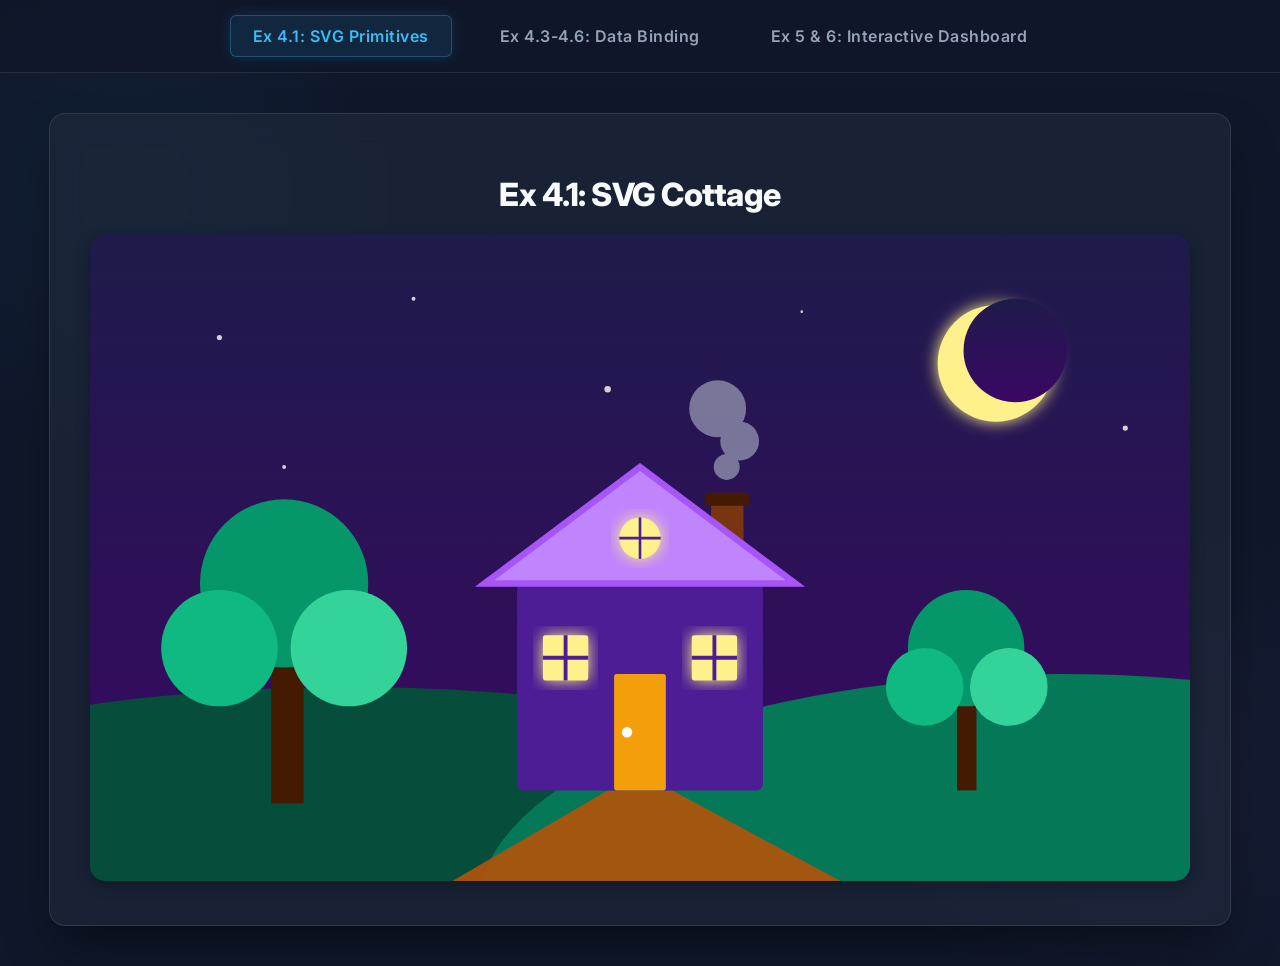
<file: index.html>
<!DOCTYPE html>
<html lang="en">
<head>
    <meta charset="UTF-8">
    <meta name="viewport" content="width=device-width, initial-scale=1.0">
    <title>Demonstration 2 - Interactive Dashboard</title>
    <link rel="stylesheet" href="css/style.css">
    <script src="https://d3js.org/d3.v7.min.js"></script>
</head>
<body>
    <nav class="navbar">
        <a href="index.html"class="active">Ex 4.1: SVG Primitives</a>
        <a href="barchart.html">Ex 4.3-4.6: Data Binding</a>
        <a href="interactive.html">Ex 5 & 6: Interactive Dashboard</a>
    </nav>

    <div class="container fade-in">
        <h1>Ex 4.1: SVG Cottage</h1>
        
        <div class="svg-container" style="text-align: center; margin-top: 20px;">
            <svg viewBox="0 0 850 500" width="100%" height="100%" style="border-radius: 15px; background: #0f172a; box-shadow: 0 4px 15px rgba(0,0,0,0.3);">
                <defs>
                    <filter id="glow" x="-20%" y="-20%" width="140%" height="140%">
                        <feGaussianBlur stdDeviation="6" result="blur" />
                        <feComposite in="SourceGraphic" in2="blur" operator="over" />
                    </filter>
                    <linearGradient id="sky" x1="0" y1="0" x2="0" y2="1">
                        <stop offset="0%" stop-color="#1e1b4b" />
                        <stop offset="100%" stop-color="#3b0764" />
                    </linearGradient>
                </defs>

                <!-- Sky Background -->
                <rect width="100%" height="100%" fill="url(#sky)" />

                <!-- Moon -->
                <circle cx="700" cy="100" r="45" fill="#fef08a" filter="url(#glow)" />
                <circle cx="715" cy="90" r="40" fill="url(#sky)" /> 

                <!-- Stars Group -->
                <g fill="#ffffff" opacity="0.8">
                    <circle cx="100" cy="80" r="2" />
                    <circle cx="250" cy="50" r="1.5" />
                    <circle cx="400" cy="120" r="2.5" />
                    <circle cx="550" cy="60" r="1" />
                    <circle cx="800" cy="150" r="2" />
                    <circle cx="150" cy="180" r="1.5" />
                </g>

                <!-- Hills -->
                <ellipse cx="200" cy="550" rx="550" ry="200" fill="#064e3b" />
                <ellipse cx="750" cy="520" rx="450" ry="180" fill="#047857" />

                <!-- Left Tree -->
                <g transform="translate(100, 220)">
                    <rect x="40" y="100" width="25" height="120" fill="#451a03" />
                    <circle cx="50" cy="50" r="65" fill="#059669" />
                    <circle cx="0" cy="100" r="45" fill="#10b981" />
                    <circle cx="100" cy="100" r="45" fill="#34d399" />
                </g>

                <!-- Right Tree -->
                <g transform="translate(650, 280)">
                    <rect x="20" y="80" width="15" height="70" fill="#451a03" />
                    <circle cx="27" cy="40" r="45" fill="#059669" />
                    <circle cx="-5" cy="70" r="30" fill="#10b981" />
                    <circle cx="60" cy="70" r="30" fill="#34d399" />
                </g>

                <!-- Dirt Path -->
                <polygon points="400,430 450,430 580,500 280,500" fill="#b45309" opacity="0.9" />

                <!-- Main House Group -->
                <g transform="translate(300, 190)">
                    <!-- Chimney -->
                    <rect x="180" y="10" width="25" height="70" fill="#78350f" />
                    <polygon points="175,10 210,10 210,20 175,20" fill="#451a03" />
                    
                    <!-- Smoke -->
                    <g fill="#cbd5e1" opacity="0.5">
                        <circle cx="192" cy="-10" r="10" />
                        <circle cx="202" cy="-30" r="15" />
                        <circle cx="185" cy="-55" r="22" />
                    </g>

                    <!-- House Body -->
                    <rect x="30" y="80" width="190" height="160" fill="#4c1d95" rx="5" />
                    
                    <!-- Roof -->
                    <polygon points="5,80 125,-10 245,80" fill="#c084fc" stroke="#a855f7" stroke-width="5"/>
                    
                    <!-- Main Door -->
                    <rect x="105" y="150" width="40" height="90" fill="#f59e0b" rx="2" />
                    <circle cx="115" cy="195" r="4" fill="#ffffff" />
                    
                    <!-- Left Window -->
                    <g transform="translate(50, 120)">
                        <rect x="0" y="0" width="35" height="35" fill="#fef08a" filter="url(#glow)" rx="2"/>
                        <line x1="17.5" y1="0" x2="17.5" y2="35" stroke="#4c1d95" stroke-width="3" />
                        <line x1="0" y1="17.5" x2="35" y2="17.5" stroke="#4c1d95" stroke-width="3" />
                    </g>

                    <!-- Right Window -->
                    <g transform="translate(165, 120)">
                        <rect x="0" y="0" width="35" height="35" fill="#fef08a" filter="url(#glow)" rx="2"/>
                        <line x1="17.5" y1="0" x2="17.5" y2="35" stroke="#4c1d95" stroke-width="3" />
                        <line x1="0" y1="17.5" x2="35" y2="17.5" stroke="#4c1d95" stroke-width="3" />
                    </g>
                    
                    <!-- Attic Window -->
                    <circle cx="125" cy="45" r="16" fill="#fef08a" filter="url(#glow)" />
                    <line x1="125" y1="29" x2="125" y2="61" stroke="#4c1d95" stroke-width="2" />
                    <line x1="109" y1="45" x2="141" y2="45" stroke="#4c1d95" stroke-width="2" />
                </g>
            </svg>
        </div>
    </div>
</body>
</html>
</file>
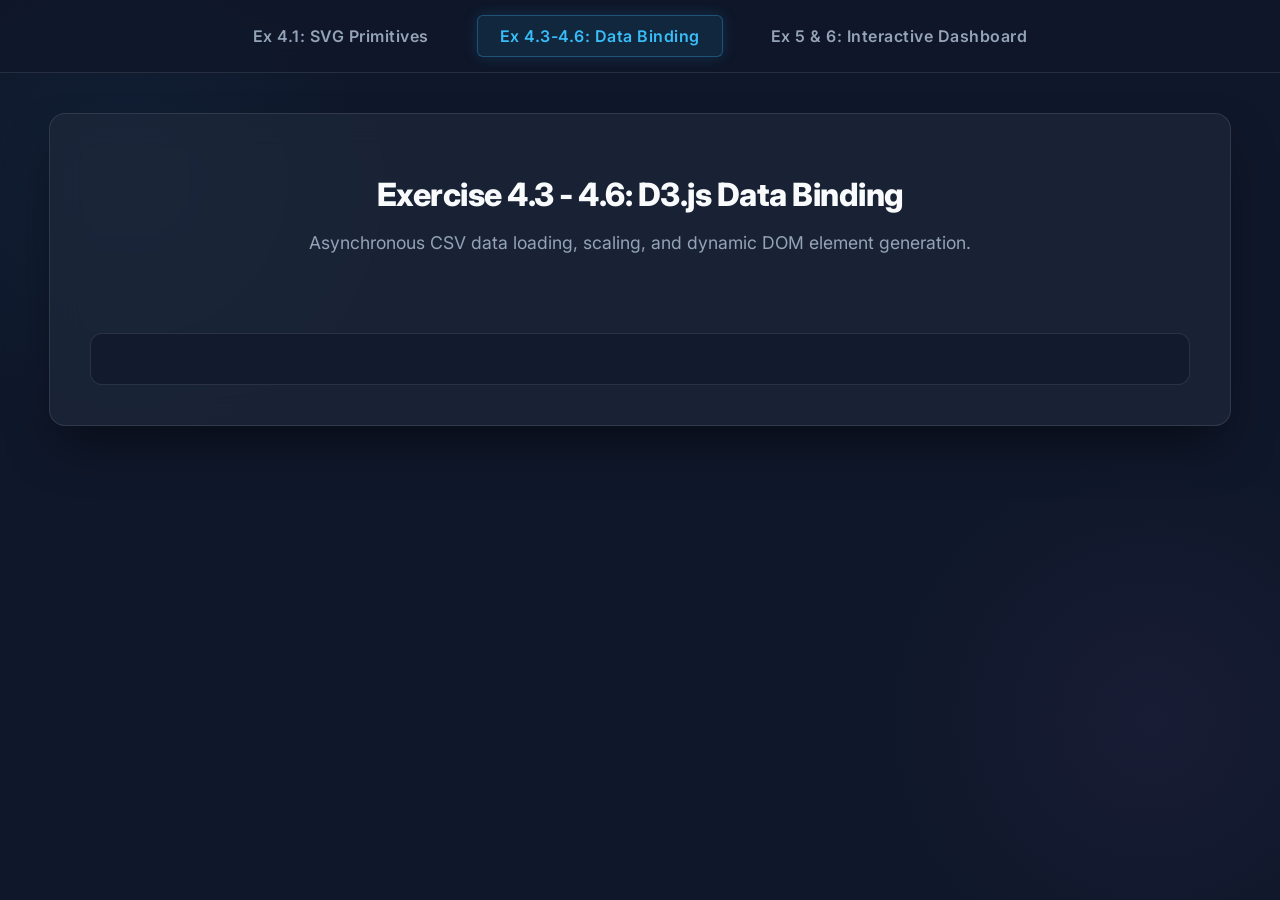
<file: barchart.html>
<!DOCTYPE html>
<html lang="en">
<head>
    <meta charset="UTF-8">
    <meta name="viewport" content="width=device-width, initial-scale=1.0">
    <title>Demonstration 2 - Data Binding</title>
    <link rel="stylesheet" href="css/style.css">
    <script src="https://d3js.org/d3.v7.min.js"></script>
</head>
<body>
    <nav class="navbar">
        <a href="index.html">Ex 4.1: SVG Primitives</a>
        <a href="barchart.html" class="active">Ex 4.3-4.6: Data Binding</a>
        <a href="interactive.html">Ex 5 & 6: Interactive Dashboard</a>
    </nav>

    <div class="fade-in container">
        <h1>Exercise 4.3 - 4.6: D3.js Data Binding</h1>
        <p class="subtitle">Asynchronous CSV data loading, scaling, and dynamic DOM element generation.</p>
        
        <div id="error-msg" style="color: #f43f5e; text-align: center; font-weight: 600; padding: 10px;"></div>
        <div id="barchart_container" class="chart-container"></div>
    </div>

    <script src="js/main.js"></script>
</body>
</html>
</file>
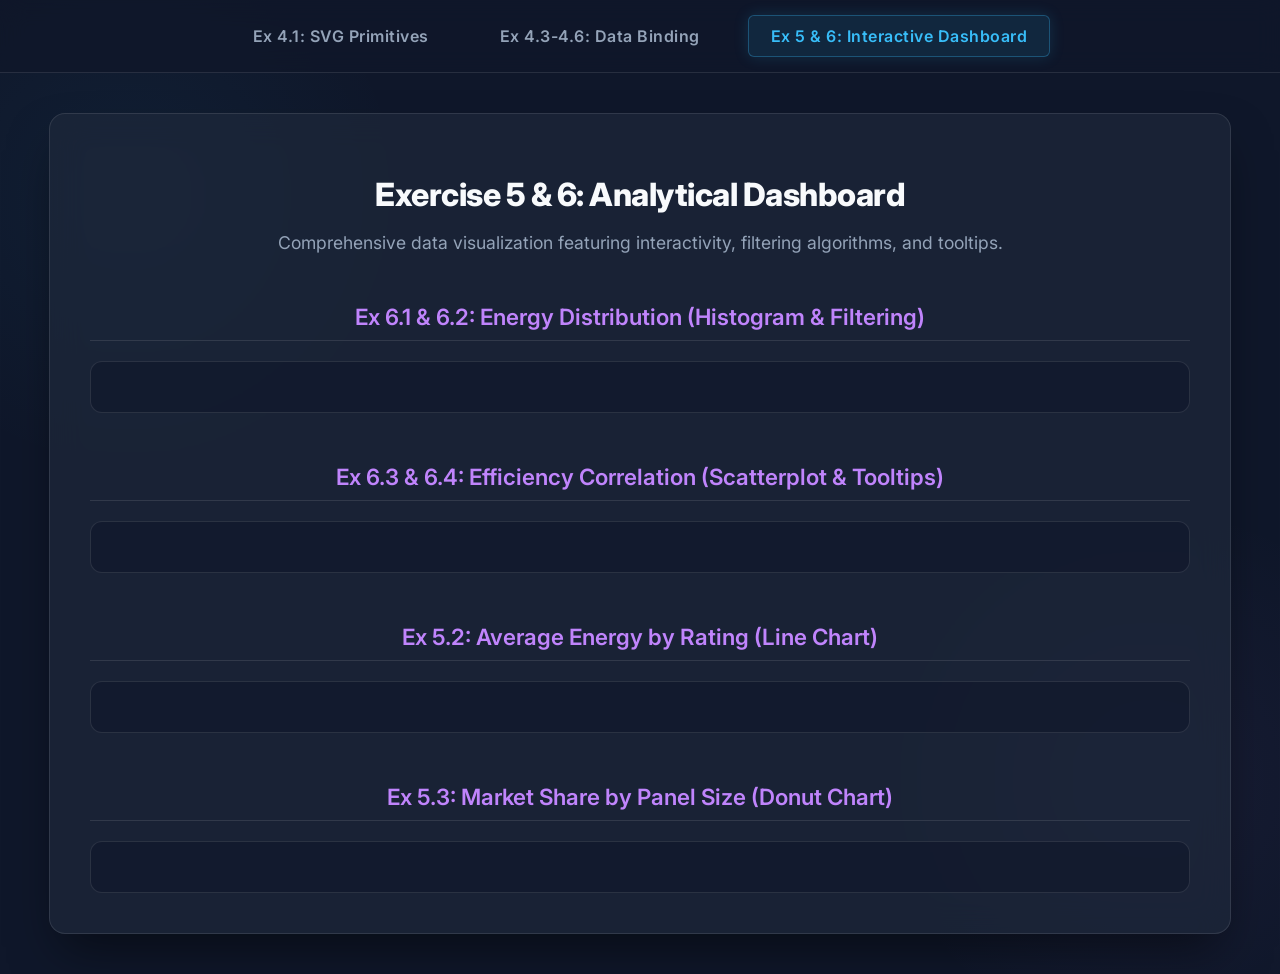
<file: interactive.html>
<!DOCTYPE html>
<html lang="en">
<head>
    <meta charset="UTF-8">
    <meta name="viewport" content="width=device-width, initial-scale=1.0">
    <title>Demonstration 2 - Interactive Dashboard</title>
    <link rel="stylesheet" href="css/style.css">
    <script src="https://d3js.org/d3.v7.min.js"></script>
</head>
<body>
    <nav class="navbar">
        <a href="index.html">Ex 4.1: SVG Primitives</a>
        <a href="barchart.html">Ex 4.3-4.6: Data Binding</a>
        <a href="interactive.html" class="active">Ex 5 & 6: Interactive Dashboard</a>
    </nav>

    <div class="fade-in container">
        <h1>Exercise 5 & 6: Analytical Dashboard</h1>
        <p class="subtitle">Comprehensive data visualization featuring interactivity, filtering algorithms, and tooltips.</p>
        
        <div id="error-msg" style="color: #f43f5e; text-align: center; font-weight: 600;"></div>

        <h2>Ex 6.1 & 6.2: Energy Distribution (Histogram & Filtering)</h2>
        <div id="filters_screen" style="text-align: center; margin-bottom: 15px;"></div>
        <div id="histogram_chart" class="chart-container"></div>

        <h2>Ex 6.3 & 6.4: Efficiency Correlation (Scatterplot & Tooltips)</h2>
        <div id="scatterplot_chart" class="chart-container"></div>

        <h2>Ex 5.2: Average Energy by Rating (Line Chart)</h2>
        <div id="line_chart" class="chart-container"></div>

        <h2>Ex 5.3: Market Share by Panel Size (Donut Chart)</h2>
        <div id="donut_chart" class="chart-container"></div>
    </div>

    <script src="js/main.js"></script>
</body>
</html>
</file>
<file: css/style.css>
@import url('https://fonts.googleapis.com/css2?family=Inter:wght@300;400;600;800&display=swap');

:root {
    --bg-dark: #0f172a;
    --panel-bg: rgba(30, 41, 59, 0.7);
    --border-color: rgba(255, 255, 255, 0.1);
    --accent-blue: #38bdf8;
    --accent-purple: #c084fc;
    --accent-pink: #f472b6;
    --text-main: #f8fafc;
    --text-muted: #94a3b8;
}

body {
    font-family: 'Inter', sans-serif;
    background-color: var(--bg-dark);
    background-image: radial-gradient(circle at 10% 20%, rgba(56, 189, 248, 0.05) 0%, transparent 20%),
                      radial-gradient(circle at 90% 80%, rgba(192, 132, 252, 0.05) 0%, transparent 20%);
    color: var(--text-main);
    margin: 0; padding: 0;
    min-height: 100vh;
}

/* Page Transitions */
.fade-in {
    animation: fadeInOpacity 0.8s ease-out forwards;
}
@keyframes fadeInOpacity {
    from { opacity: 0; transform: translateY(15px); }
    to { opacity: 1; transform: translateY(0); }
}

/* Glassmorphism Navigation */
.navbar {
    background: rgba(15, 23, 42, 0.8);
    backdrop-filter: blur(12px);
    border-bottom: 1px solid var(--border-color);
    padding: 15px 0;
    display: flex; justify-content: center; gap: 25px;
    position: sticky; top: 0; z-index: 1000;
}
.navbar a {
    color: var(--text-muted); text-decoration: none; font-weight: 600;
    padding: 10px 22px; border-radius: 6px; transition: all 0.3s ease;
    border: 1px solid transparent; letter-spacing: 0.5px;
}
.navbar a:hover, .navbar a.active {
    color: var(--accent-blue);
    background: rgba(56, 189, 248, 0.1);
    border: 1px solid rgba(56, 189, 248, 0.3);
    box-shadow: 0 0 15px rgba(56, 189, 248, 0.15);
}

/* Main Container */
.container {
    max-width: 1100px; margin: 40px auto; padding: 40px;
    background: var(--panel-bg);
    backdrop-filter: blur(16px);
    border-radius: 16px;
    border: 1px solid var(--border-color);
    box-shadow: 0 25px 50px -12px rgba(0, 0, 0, 0.5);
}

h1 { color: var(--text-main); font-weight: 800; text-align: center; letter-spacing: -0.5px; margin-bottom: 10px; }
h2 { color: var(--accent-purple); font-weight: 600; font-size: 1.4rem; text-align: center; margin-top: 50px; border-bottom: 1px solid var(--border-color); padding-bottom: 10px;}
p.subtitle { text-align: center; color: var(--text-muted); font-size: 1.1rem; margin-bottom: 40px; }

/* Chart Containers */
.chart-container {
    background: rgba(15, 23, 42, 0.6);
    border-radius: 12px; padding: 25px; margin-top: 20px;
    border: 1px solid var(--border-color);
    display: flex; justify-content: center;
    transition: transform 0.3s ease;
}
.chart-container:hover { transform: translateY(-5px); box-shadow: 0 10px 30px rgba(0,0,0,0.3); }

/* Interactive Filters */
.filter-btn {
    background: rgba(255, 255, 255, 0.05); color: var(--text-muted);
    border: 1px solid var(--border-color);
    padding: 8px 20px; margin: 5px; border-radius: 30px; 
    cursor: pointer; transition: all 0.3s ease; font-family: 'Inter', sans-serif; font-weight: 600;
}
.filter-btn:hover, .filter-btn.active {
    background: var(--accent-purple); color: #fff;
    border-color: var(--accent-purple);
    box-shadow: 0 0 15px rgba(192, 132, 252, 0.4);
}

/* Tooltip */
.tooltip {
    position: absolute; background: rgba(15, 23, 42, 0.95);
    color: var(--text-main); border: 1px solid var(--accent-blue); 
    border-radius: 8px; padding: 12px 15px; font-size: 13px; 
    pointer-events: none; opacity: 0; z-index: 100;
    box-shadow: 0 10px 25px rgba(0, 0, 0, 0.5);
    backdrop-filter: blur(4px); line-height: 1.5;
}
.tooltip strong { color: var(--accent-blue); font-size: 14px; text-transform: uppercase; letter-spacing: 1px;}

/* D3 Axis Styling */
text { fill: var(--text-muted) !important; font-family: 'Inter', sans-serif; font-size: 11px; }
.domain, .tick line { stroke: rgba(255, 255, 255, 0.1) !important; }
.grid-line { stroke: rgba(255, 255, 255, 0.05); stroke-dasharray: 4; }
</file>
